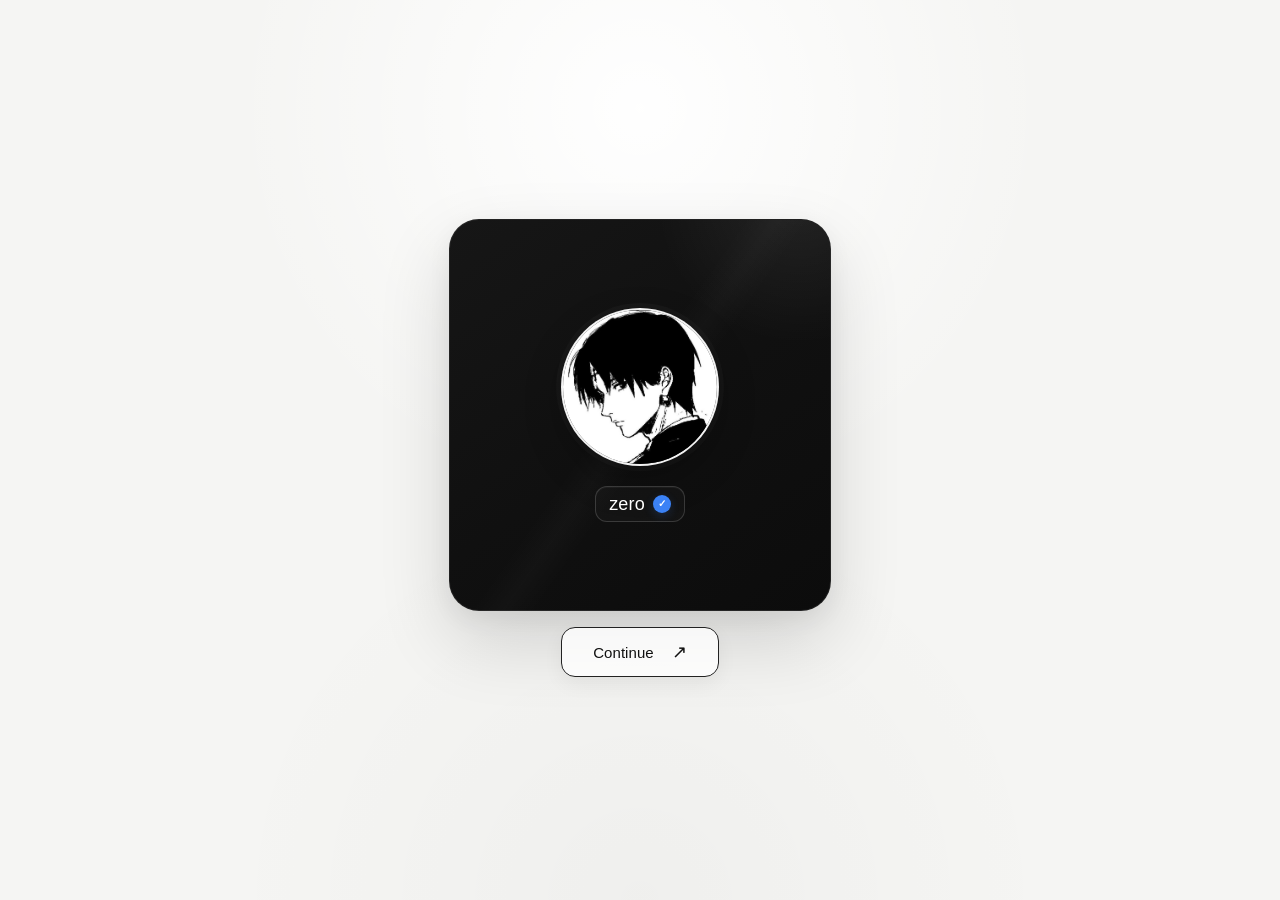
<file: index.html>
<!DOCTYPE html>
<html lang="en">

<head>
    <meta charset="UTF-8">
    <meta name="viewport" content="width=device-width, initial-scale=1.0">

    <title>Zero</title>

    <link rel="stylesheet" href="style.css">
</head>

<body>

    <main class="profile-page">

        <section class="profile-card">

            <div class="profile-image">
                <img src="assets/profile.jpg" alt="Zero">
            </div>

            <div class="name-box">
                <span>zero</span>
                <span class="verified">✓</span>
            </div>

        </section>

        <a href="platforms.html" class="continue-btn">
            <span>Continue</span>
            <span>↗</span>
        </a>

    </main>

</body>

</html>
</file>
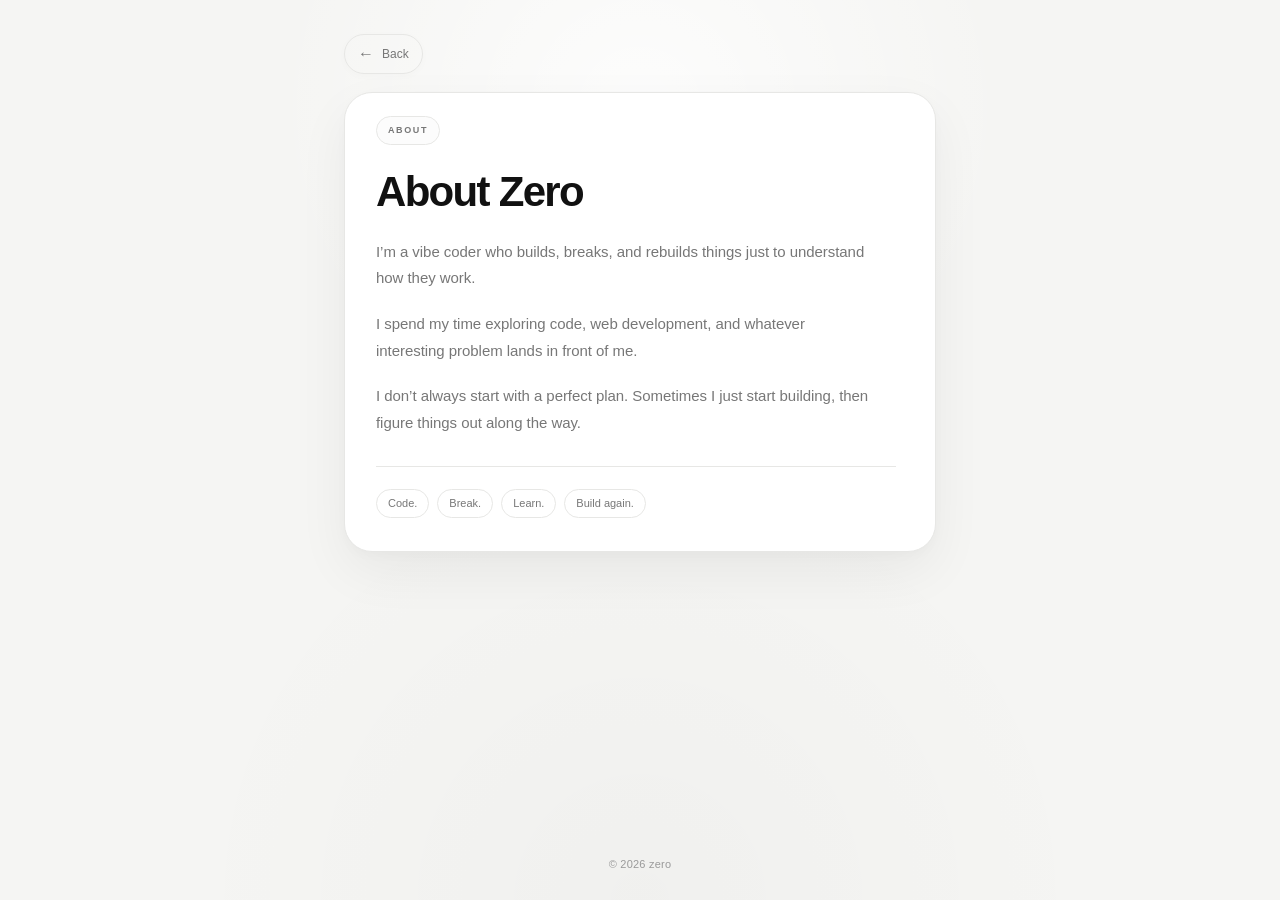
<file: about.html>
<!DOCTYPE html>
<html lang="en">

<head>

    <meta charset="UTF-8">

    <meta
        name="viewport"
        content="width=device-width, initial-scale=1.0"
    >

    <title>zero — About</title>

    <link
        rel="icon"
        href="assets/profile.jpg"
        type="image/jpeg"
    >

    <meta
        name="theme-color"
        content="#f5f5f3"
        id="themeColorMeta"
    >

    <meta
        name="description"
        content="About Zero — a vibe coder exploring code, web development, and interesting problems."
    >

    <script>
        (() => {
            try {
                const savedTheme =
                    localStorage.getItem("zero-theme");

                if (
                    savedTheme === "dark" ||
                    savedTheme === "light"
                ) {
                    document.documentElement.setAttribute(
                        "data-theme",
                        savedTheme
                    );

                    return;
                }

                if (
                    window.matchMedia &&
                    window.matchMedia(
                        "(prefers-color-scheme: dark)"
                    ).matches
                ) {
                    document.documentElement.setAttribute(
                        "data-theme",
                        "dark"
                    );
                }

            } catch (error) {}
        })();
    </script>

    <link
        rel="stylesheet"
        href="about.css"
    >

</head>


<body>

    <main class="about-page">

        <header class="about-header">

            <a
                href="platforms.html"
                class="back-link page-link"
                aria-label="Back to links"
            >

                <span
                    class="back-icon"
                    aria-hidden="true"
                >
                    ←
                </span>

                <span>
                    Back
                </span>

            </a>

        </header>


        <section class="about-card">

            <div class="about-label">
                ABOUT
            </div>


            <div class="about-content">

                <h1>
                    About Zero
                </h1>


                <div class="about-copy">

                    <p>
                        I’m a vibe coder who builds, breaks,
                        and rebuilds things just to understand
                        how they work.
                    </p>


                    <p>
                        I spend my time exploring code,
                        web development, and whatever
                        interesting problem lands in front of me.
                    </p>


                    <p>
                        I don’t always start with a perfect plan.
                        Sometimes I just start building, then
                        figure things out along the way.
                    </p>

                </div>


                <div class="about-signature">

                    <span>
                        Code.
                    </span>

                    <span>
                        Break.
                    </span>

                    <span>
                        Learn.
                    </span>

                    <span>
                        Build again.
                    </span>

                </div>

            </div>

        </section>


        <footer class="about-footer">
            © 2026 zero
        </footer>

    </main>


    <script>

        (() => {

            const root =
                document.documentElement;

            const themeColorMeta =
                document.getElementById(
                    "themeColorMeta"
                );


            function getTheme() {

                return (
                    root.getAttribute(
                        "data-theme"
                    ) || "light"
                );

            }


            function updateThemeMeta(theme) {

                const isDark =
                    theme === "dark";


                if (themeColorMeta) {

                    themeColorMeta.setAttribute(
                        "content",
                        isDark
                            ? "#0d0d0d"
                            : "#f5f5f3"
                    );

                }

            }


            updateThemeMeta(
                getTheme()
            );


            document
                .querySelectorAll(
                    ".page-link"
                )
                .forEach(
                    link => {

                        link.addEventListener(
                            "click",
                            event => {

                                if (
                                    event.button !== 0 ||
                                    event.metaKey ||
                                    event.ctrlKey ||
                                    event.shiftKey ||
                                    event.altKey
                                ) {
                                    return;
                                }


                                const destination =
                                    link.href;


                                if (!destination) {
                                    return;
                                }


                                event.preventDefault();


                                document.body.classList.add(
                                    "page-exit"
                                );


                                setTimeout(
                                    () => {

                                        window.location.href =
                                            destination;

                                    },
                                    180
                                );

                            }
                        );

                    }
                );

        })();

    </script>

</body>

</html>
</file>
<file: style.css>
* {
    margin: 0;
    padding: 0;
    box-sizing: border-box;
}

:root {
    --background: #f5f5f3;
    --card: #101010;
    --text: #ffffff;
    --muted-border: rgba(255, 255, 255, 0.18);
    --button-border: #222222;
    --verified: #3b82f6;
}

html {
    scroll-behavior: smooth;
}

body {
    min-height: 100vh;
    background:
        radial-gradient(
            circle at 50% 12%,
            rgba(255, 255, 255, 0.96),
            transparent 40%
        ),
        radial-gradient(
            circle at 50% 100%,
            rgba(0, 0, 0, 0.025),
            transparent 38%
        ),
        var(--background);
    font-family:
        Inter,
        -apple-system,
        BlinkMacSystemFont,
        "Segoe UI",
        sans-serif;
    display: flex;
    align-items: center;
    justify-content: center;
    color: #111111;
    -webkit-font-smoothing: antialiased;
    text-rendering: optimizeLegibility;
}

.profile-page {
    width: 100%;
    max-width: 430px;
    padding: 26px 24px 30px;
    text-align: center;
    animation:
        pageEnter
        0.7s
        cubic-bezier(0.22, 1, 0.36, 1)
        both;
}

.profile-card {
    position: relative;
    width: 100%;
    min-height: 392px;
    padding: 32px 24px;
    background:
        linear-gradient(
            145deg,
            #161616 0%,
            #101010 52%,
            #0c0c0c 100%
        );
    border: 1px solid rgba(255, 255, 255, 0.08);
    border-radius: 30px;
    display: flex;
    flex-direction: column;
    align-items: center;
    justify-content: center;
    gap: 20px;
    overflow: hidden;
    box-shadow:
        0 30px 72px rgba(0, 0, 0, 0.14),
        0 8px 24px rgba(0, 0, 0, 0.055);
    animation:
        cardEnter
        0.8s
        cubic-bezier(0.22, 1, 0.36, 1)
        both;
    transition:
        transform 0.4s ease,
        box-shadow 0.4s ease;
}

.profile-card::before {
    content: "";
    position: absolute;
    width: 300px;
    height: 300px;
    top: -170px;
    right: -120px;
    border-radius: 50%;
    background:
        radial-gradient(
            circle,
            rgba(255, 255, 255, 0.075),
            transparent 68%
        );
    pointer-events: none;
}

.profile-card::after {
    content: "";
    position: absolute;
    inset: 0;
    background:
        linear-gradient(
            125deg,
            transparent 0%,
            transparent 45%,
            rgba(255, 255, 255, 0.02) 50%,
            transparent 55%,
            transparent 100%
        );
    pointer-events: none;
}

.profile-image {
    position: relative;
    z-index: 1;
    width: clamp(132px, 42vw, 158px);
    aspect-ratio: 1 / 1;
    flex-shrink: 0;
    border-radius: 50%;
    overflow: hidden;
    background: #202020;
    border: 2px solid rgba(255, 255, 255, 0.94);
    box-shadow:
        0 15px 36px rgba(0, 0, 0, 0.26),
        0 0 0 5px rgba(255, 255, 255, 0.025);
    animation:
        imageEnter
        0.8s
        cubic-bezier(0.22, 1, 0.36, 1)
        0.08s
        both;
    transition:
        transform 0.4s cubic-bezier(0.22, 1, 0.36, 1),
        box-shadow 0.4s ease;
}

.profile-image::after {
    content: "";
    position: absolute;
    inset: -18px;
    border-radius: 50%;
    background:
        radial-gradient(
            circle,
            rgba(255, 255, 255, 0.1),
            transparent 65%
        );
    z-index: -1;
    pointer-events: none;
}

.profile-image img {
    width: 100%;
    height: 100%;
    display: block;
    object-fit: cover;
    object-position: center;
    animation:
        profileFloat
        9s
        ease-in-out
        1s
        infinite;
    will-change: transform;
}

.profile-card:hover .profile-image {
    transform: translateY(-2px) scale(1.012);
    box-shadow:
        0 19px 44px rgba(0, 0, 0, 0.3),
        0 0 0 5px rgba(255, 255, 255, 0.035);
}

.name-box {
    position: relative;
    z-index: 1;
    display: inline-flex;
    align-items: center;
    gap: 8px;
    padding: 8px 13px;
    border: 1px solid rgba(255, 255, 255, 0.16);
    border-radius: 12px;
    background: rgba(255, 255, 255, 0.022);
    color: var(--text);
    font-size: 18px;
    font-weight: 450;
    line-height: 1;
    letter-spacing: 0.15px;
    box-shadow:
        inset 0 1px 0 rgba(255, 255, 255, 0.04);
    animation:
        nameEnter
        0.7s
        ease-out
        0.2s
        both;
    transition:
        border-color 0.3s ease,
        background 0.3s ease,
        transform 0.3s ease,
        box-shadow 0.3s ease;
}

.profile-card:hover .name-box {
    border-color: rgba(255, 255, 255, 0.23);
    background: rgba(255, 255, 255, 0.035);
    transform: translateY(-1px);
    box-shadow:
        inset 0 1px 0 rgba(255, 255, 255, 0.05),
        0 5px 18px rgba(0, 0, 0, 0.07);
}

.verified {
    width: 18px;
    height: 18px;
    border-radius: 50%;
    background: var(--verified);
    color: #ffffff;
    display: inline-flex;
    align-items: center;
    justify-content: center;
    font-size: 10px;
    font-weight: 700;
    line-height: 1;
    flex-shrink: 0;
    box-shadow:
        0 3px 10px rgba(59, 130, 246, 0.2);
    animation:
        verifiedEnter
        0.5s
        ease-out
        0.42s
        both;
    transition:
        box-shadow 0.3s ease,
        transform 0.3s ease;
}

.profile-card:hover .verified {
    box-shadow:
        0 4px 13px rgba(59, 130, 246, 0.24);
    transform: scale(1.025);
}

.continue-btn {
    margin-top: 16px;
    width: 158px;
    min-height: 50px;
    padding: 12px 18px;
    background: rgba(255, 255, 255, 0.8);
    border: 1px solid var(--button-border);
    border-radius: 14px;
    color: #111111;
    text-decoration: none;
    font-size: 15px;
    font-weight: 500;
    line-height: 1;
    letter-spacing: 0.05px;
    display: inline-flex;
    align-items: center;
    justify-content: center;
    gap: 18px;
    cursor: pointer;
    box-shadow:
        0 7px 20px rgba(0, 0, 0, 0.055);
    transition:
        background 0.28s ease,
        color 0.28s ease,
        transform 0.25s cubic-bezier(0.22, 1, 0.36, 1),
        gap 0.28s ease,
        border-color 0.28s ease,
        box-shadow 0.28s ease;
    animation:
        buttonEnter
        0.7s
        ease-out
        0.32s
        both;
}

.continue-btn span:last-child {
    font-size: 18px;
    transition:
        transform 0.28s cubic-bezier(0.22, 1, 0.36, 1);
}

.continue-btn:hover {
    background: #111111;
    border-color: #111111;
    color: #ffffff;
    gap: 20px;
    box-shadow:
        0 14px 32px rgba(0, 0, 0, 0.15);
    transform: translateY(-2px);
}

.continue-btn:hover span:last-child {
    transform: translate(3px, -3px);
}

.continue-btn:active {
    transform: translateY(0) scale(0.97);
}

.continue-btn:focus-visible {
    outline: 2px solid var(--verified);
    outline-offset: 4px;
}

@keyframes pageEnter {
    from {
        opacity: 0;
    }

    to {
        opacity: 1;
    }
}

@keyframes cardEnter {
    from {
        opacity: 0;
        transform:
            translateY(16px)
            scale(0.982);
    }

    to {
        opacity: 1;
        transform:
            translateY(0)
            scale(1);
    }
}

@keyframes imageEnter {
    from {
        opacity: 0;
        transform:
            scale(0.88)
            translateY(5px);
    }

    to {
        opacity: 1;
        transform:
            scale(1)
            translateY(0);
    }
}

@keyframes profileFloat {
    0% {
        transform:
            scale(1)
            translateY(0);
    }

    50% {
        transform:
            scale(1.008)
            translateY(-1px);
    }

    100% {
        transform:
            scale(1)
            translateY(0);
    }
}

@keyframes nameEnter {
    from {
        opacity: 0;
        transform: translateY(9px);
    }

    to {
        opacity: 1;
        transform: translateY(0);
    }
}

@keyframes verifiedEnter {
    from {
        opacity: 0;
        transform: scale(0.65);
    }

    to {
        opacity: 1;
        transform: scale(1);
    }
}

@keyframes buttonEnter {
    from {
        opacity: 0;
        transform: translateY(9px);
    }

    to {
        opacity: 1;
        transform: translateY(0);
    }
}

@media (max-width: 380px) {
    .profile-page {
        padding: 20px 18px 26px;
    }

    .profile-card {
        min-height: 365px;
        padding: 28px 20px;
        gap: 19px;
        border-radius: 26px;
    }

    .profile-image {
        width: 145px;
    }

    .name-box {
        font-size: 17px;
        padding: 8px 13px;
        border-radius: 11px;
    }

    .continue-btn {
        width: 150px;
        min-height: 48px;
        padding: 10px 17px;
        font-size: 14px;
        border-radius: 14px;
    }
}

@media (max-width: 340px) {
    .profile-page {
        padding: 16px;
    }

    .profile-card {
        min-height: 340px;
        padding: 24px 16px;
        gap: 18px;
        border-radius: 24px;
    }

    .profile-image {
        width: 132px;
    }

    .name-box {
        font-size: 16px;
        border-radius: 10px;
    }

    .continue-btn {
        width: 144px;
        min-height: 46px;
        border-radius: 13px;
    }
}

@media (prefers-reduced-motion: reduce) {
    *,
    *::before,
    *::after {
        animation-duration: 0.01ms !important;
        animation-iteration-count: 1 !important;
        transition-duration: 0.01ms !important;
        scroll-behavior: auto !important;
    }
}
</file>
<file: about.css>
:root {
    --background: #f5f5f3;
    --card: #ffffff;
    --text: #111111;
    --muted: #777777;
    --soft: #9a9a9a;
    --border: #e7e7e5;
    --shadow: rgba(0, 0, 0, 0.055);
    --blue: #3b82f6;
    --ease-premium: cubic-bezier(0.22, 1, 0.36, 1);
}

html[data-theme="dark"] {
    --background: #0d0d0d;
    --card: #151515;
    --text: #f5f5f5;
    --muted: #969696;
    --soft: #6f6f6f;
    --border: #292929;
    --shadow: rgba(0, 0, 0, 0.3);
}

* {
    box-sizing: border-box;
}

html {
    min-height: 100%;
    background: var(--background);
    color-scheme: light;
}

html[data-theme="dark"] {
    color-scheme: dark;
}

body {
    min-height: 100vh;
    margin: 0;
    background:
        radial-gradient(
            circle at 50% 12%,
            rgba(255, 255, 255, 0.78),
            transparent 36%
        ),
        radial-gradient(
            circle at 50% 100%,
            rgba(0, 0, 0, 0.018),
            transparent 42%
        ),
        var(--background);
    color: var(--text);
    font-family:
        Inter,
        -apple-system,
        BlinkMacSystemFont,
        "Segoe UI",
        Roboto,
        Helvetica,
        Arial,
        sans-serif;
    -webkit-font-smoothing: antialiased;
    text-rendering: optimizeLegibility;
}

html[data-theme="dark"] body {
    background:
        radial-gradient(
            circle at 50% 12%,
            rgba(255, 255, 255, 0.025),
            transparent 36%
        ),
        var(--background);
}

a {
    color: inherit;
}

button,
a {
    -webkit-tap-highlight-color: transparent;
}

.about-page {
    width: min(100%, 640px);
    min-height: 100vh;
    margin: 0 auto;
    padding: 34px 20px 30px;
    display: flex;
    flex-direction: column;
    animation:
        pageReveal
        0.65s
        var(--ease-premium)
        both;
}

.about-header {
    display: flex;
    align-items: center;
    justify-content: flex-start;
    margin-bottom: 18px;
}

.back-link {
    min-height: 40px;
    padding: 0 13px;
    display: inline-flex;
    align-items: center;
    justify-content: center;
    gap: 8px;
    border: 1px solid var(--border);
    border-radius: 999px;
    background: transparent;
    color: var(--muted);
    text-decoration: none;
    font-size: 12px;
    font-weight: 500;
    line-height: 1;
    box-shadow:
        0 2px 8px rgba(0, 0, 0, 0.018);
    transition:
        transform 0.3s var(--ease-premium),
        background 0.25s ease,
        color 0.25s ease,
        border-color 0.25s ease,
        box-shadow 0.3s ease;
}

.back-icon {
    font-size: 16px;
    line-height: 1;
    transition:
        transform 0.3s var(--ease-premium);
}

.back-link:hover {
    transform: translateY(-1px);
    background: var(--card);
    color: var(--text);
    border-color: color-mix(in srgb, var(--border) 72%, var(--text));
    box-shadow:
        0 7px 18px var(--shadow);
}

.back-link:hover .back-icon {
    transform: translateX(-2px);
}

.back-link:active {
    transform: scale(0.97);
}

.back-link:focus-visible {
    outline: 2px solid var(--blue);
    outline-offset: 3px;
}

.about-card {
    position: relative;
    width: 100%;
    overflow: hidden;
    background: var(--card);
    border: 1px solid var(--border);
    border-radius: 28px;
    box-shadow:
        0 20px 52px var(--shadow),
        0 4px 12px rgba(0, 0, 0, 0.018);
    animation:
        cardReveal
        0.72s
        var(--ease-premium)
        0.04s
        both;
}

.about-card::before {
    content: "";
    position: absolute;
    width: 260px;
    height: 260px;
    top: -175px;
    right: -105px;
    border-radius: 50%;
    background:
        radial-gradient(
            circle,
            rgba(255, 255, 255, 0.58),
            transparent 68%
        );
    pointer-events: none;
}

.about-card::after {
    content: "";
    position: absolute;
    inset: 0;
    border-radius: inherit;
    background:
        linear-gradient(
            135deg,
            rgba(255, 255, 255, 0.18),
            transparent 32%
        );
    pointer-events: none;
}

.about-label {
    position: relative;
    z-index: 1;
    width: fit-content;
    min-height: 29px;
    margin: 23px 27px 0;
    padding: 0 11px;
    display: inline-flex;
    align-items: center;
    justify-content: center;
    border: 1px solid var(--border);
    border-radius: 999px;
    background: rgba(127, 127, 127, 0.025);
    color: var(--muted);
    font-size: 9px;
    font-weight: 700;
    letter-spacing: 0.18em;
    line-height: 1;
    animation:
        labelReveal
        0.55s
        var(--ease-premium)
        0.12s
        both;
}

.about-content {
    position: relative;
    z-index: 1;
    padding: 25px 27px 33px;
}

.about-content h1 {
    max-width: 520px;
    margin: 0;
    color: var(--text);
    font-size: clamp(32px, 6vw, 42px);
    font-weight: 600;
    letter-spacing: -1.7px;
    line-height: 1.04;
    text-wrap: balance;
    animation:
        headingReveal
        0.65s
        var(--ease-premium)
        0.14s
        both;
}

.about-copy {
    max-width: 520px;
    margin-top: 25px;
    display: flex;
    flex-direction: column;
    gap: 19px;
    animation:
        copyReveal
        0.65s
        ease-out
        0.2s
        both;
}

.about-copy p {
    max-width: 500px;
    margin: 0;
    color: var(--muted);
    font-size: 15px;
    font-weight: 400;
    line-height: 1.78;
    letter-spacing: -0.05px;
}

.about-signature {
    max-width: 520px;
    margin-top: 29px;
    padding-top: 22px;
    display: flex;
    flex-wrap: wrap;
    align-items: center;
    gap: 8px;
    border-top: 1px solid var(--border);
    animation:
        signatureReveal
        0.65s
        ease-out
        0.28s
        both;
}

.about-signature span {
    min-height: 29px;
    padding: 0 11px;
    display: inline-flex;
    align-items: center;
    border: 1px solid var(--border);
    border-radius: 999px;
    color: var(--muted);
    background: transparent;
    font-size: 11px;
    font-weight: 500;
    line-height: 1;
    transition:
        transform 0.3s var(--ease-premium),
        background 0.25s ease,
        color 0.25s ease,
        border-color 0.25s ease;
}

.about-signature span:hover {
    transform: translateY(-1px);
    background: var(--text);
    color: var(--card);
    border-color: var(--text);
}

.about-footer {
    margin-top: auto;
    padding-top: 30px;
    color: var(--soft);
    font-size: 11px;
    font-weight: 400;
    letter-spacing: 0.02em;
    line-height: 1;
    text-align: center;
    animation:
        footerReveal
        0.6s
        ease-out
        0.34s
        both;
}

html[data-theme="dark"] .about-card {
    box-shadow:
        0 20px 52px rgba(0, 0, 0, 0.34),
        0 4px 12px rgba(0, 0, 0, 0.16);
}

html[data-theme="dark"] .about-card::before {
    background:
        radial-gradient(
            circle,
            rgba(255, 255, 255, 0.035),
            transparent 68%
        );
}

html[data-theme="dark"] .about-card::after {
    background:
        linear-gradient(
            135deg,
            rgba(255, 255, 255, 0.025),
            transparent 32%
        );
}

html[data-theme="dark"] .back-link:hover {
    background: #191919;
    border-color: #353535;
}

html[data-theme="dark"] .about-signature span:hover {
    background: #f5f5f5;
    color: #111111;
    border-color: #f5f5f5;
}

@keyframes pageReveal {
    from {
        opacity: 0;
    }

    to {
        opacity: 1;
    }
}

@keyframes cardReveal {
    from {
        opacity: 0;
        transform:
            translateY(10px)
            scale(0.985);
    }

    to {
        opacity: 1;
        transform:
            translateY(0)
            scale(1);
    }
}

@keyframes labelReveal {
    from {
        opacity: 0;
        transform:
            translateY(4px)
            scale(0.97);
    }

    to {
        opacity: 1;
        transform:
            translateY(0)
            scale(1);
    }
}

@keyframes headingReveal {
    from {
        opacity: 0;
        transform: translateY(6px);
    }

    to {
        opacity: 1;
        transform: translateY(0);
    }
}

@keyframes copyReveal {
    from {
        opacity: 0;
        transform: translateY(5px);
    }

    to {
        opacity: 1;
        transform: translateY(0);
    }
}

@keyframes signatureReveal {
    from {
        opacity: 0;
        transform: translateY(5px);
    }

    to {
        opacity: 1;
        transform: translateY(0);
    }
}

@keyframes footerReveal {
    from {
        opacity: 0;
        transform: translateY(3px);
    }

    to {
        opacity: 1;
        transform: translateY(0);
    }
}

@media (min-width: 561px) {
    .about-page {
        padding-left: 24px;
        padding-right: 24px;
    }

    .about-content {
        padding-left: 31px;
        padding-right: 31px;
    }

    .about-label {
        margin-left: 31px;
    }
}

@media (max-width: 380px) {
    .about-page {
        padding: 20px 15px 28px;
    }

    .about-header {
        margin-bottom: 15px;
    }

    .back-link {
        min-height: 40px;
        padding: 0 13px;
        font-size: 12px;
    }

    .about-card {
        border-radius: 24px;
    }

    .about-label {
        min-height: 29px;
        margin: 19px 20px 0;
        padding: 0 10px;
        font-size: 8.5px;
    }

    .about-content {
        padding: 22px 20px 27px;
    }

    .about-content h1 {
        font-size: 32px;
        letter-spacing: -1.2px;
    }

    .about-copy {
        margin-top: 21px;
        gap: 16px;
    }

    .about-copy p {
        font-size: 14px;
        line-height: 1.7;
    }

    .about-signature {
        margin-top: 24px;
        padding-top: 20px;
        gap: 7px;
    }

    .about-signature span {
        min-height: 29px;
        padding: 0 10px;
        font-size: 10.5px;
    }

    .about-footer {
        padding-top: 26px;
    }
}

@media (max-width: 340px) {
    .about-page {
        padding: 16px 12px 24px;
    }

    .about-header {
        margin-bottom: 13px;
    }

    .back-link {
        min-height: 38px;
        padding: 0 12px;
    }

    .about-card {
        border-radius: 22px;
    }

    .about-label {
        min-height: 28px;
        margin: 17px 18px 0;
        padding: 0 9px;
        font-size: 8px;
    }

    .about-content {
        padding: 20px 18px 24px;
    }

    .about-content h1 {
        font-size: 29px;
        letter-spacing: -1px;
    }

    .about-copy {
        margin-top: 19px;
        gap: 15px;
    }

    .about-copy p {
        font-size: 13.5px;
        line-height: 1.68;
    }

    .about-signature {
        margin-top: 22px;
        padding-top: 18px;
    }

    .about-signature span {
        min-height: 28px;
        padding: 0 9px;
        font-size: 10px;
    }
}

@media (hover: none) and (pointer: coarse) {
    .back-link:hover {
        transform: none;
        background: transparent;
        color: var(--muted);
        border-color: var(--border);
        box-shadow:
            0 2px 8px rgba(0, 0, 0, 0.018);
    }

    .back-link:hover .back-icon {
        transform: none;
    }

    .about-signature span:hover {
        transform: none;
        background: transparent;
        color: var(--muted);
        border-color: var(--border);
    }
}

@media (prefers-reduced-motion: reduce) {
    *,
    *::before,
    *::after {
        animation-duration: 0.01ms !important;
        animation-iteration-count: 1 !important;
        transition-duration: 0.01ms !important;
        scroll-behavior: auto !important;
    }
}
</file>
